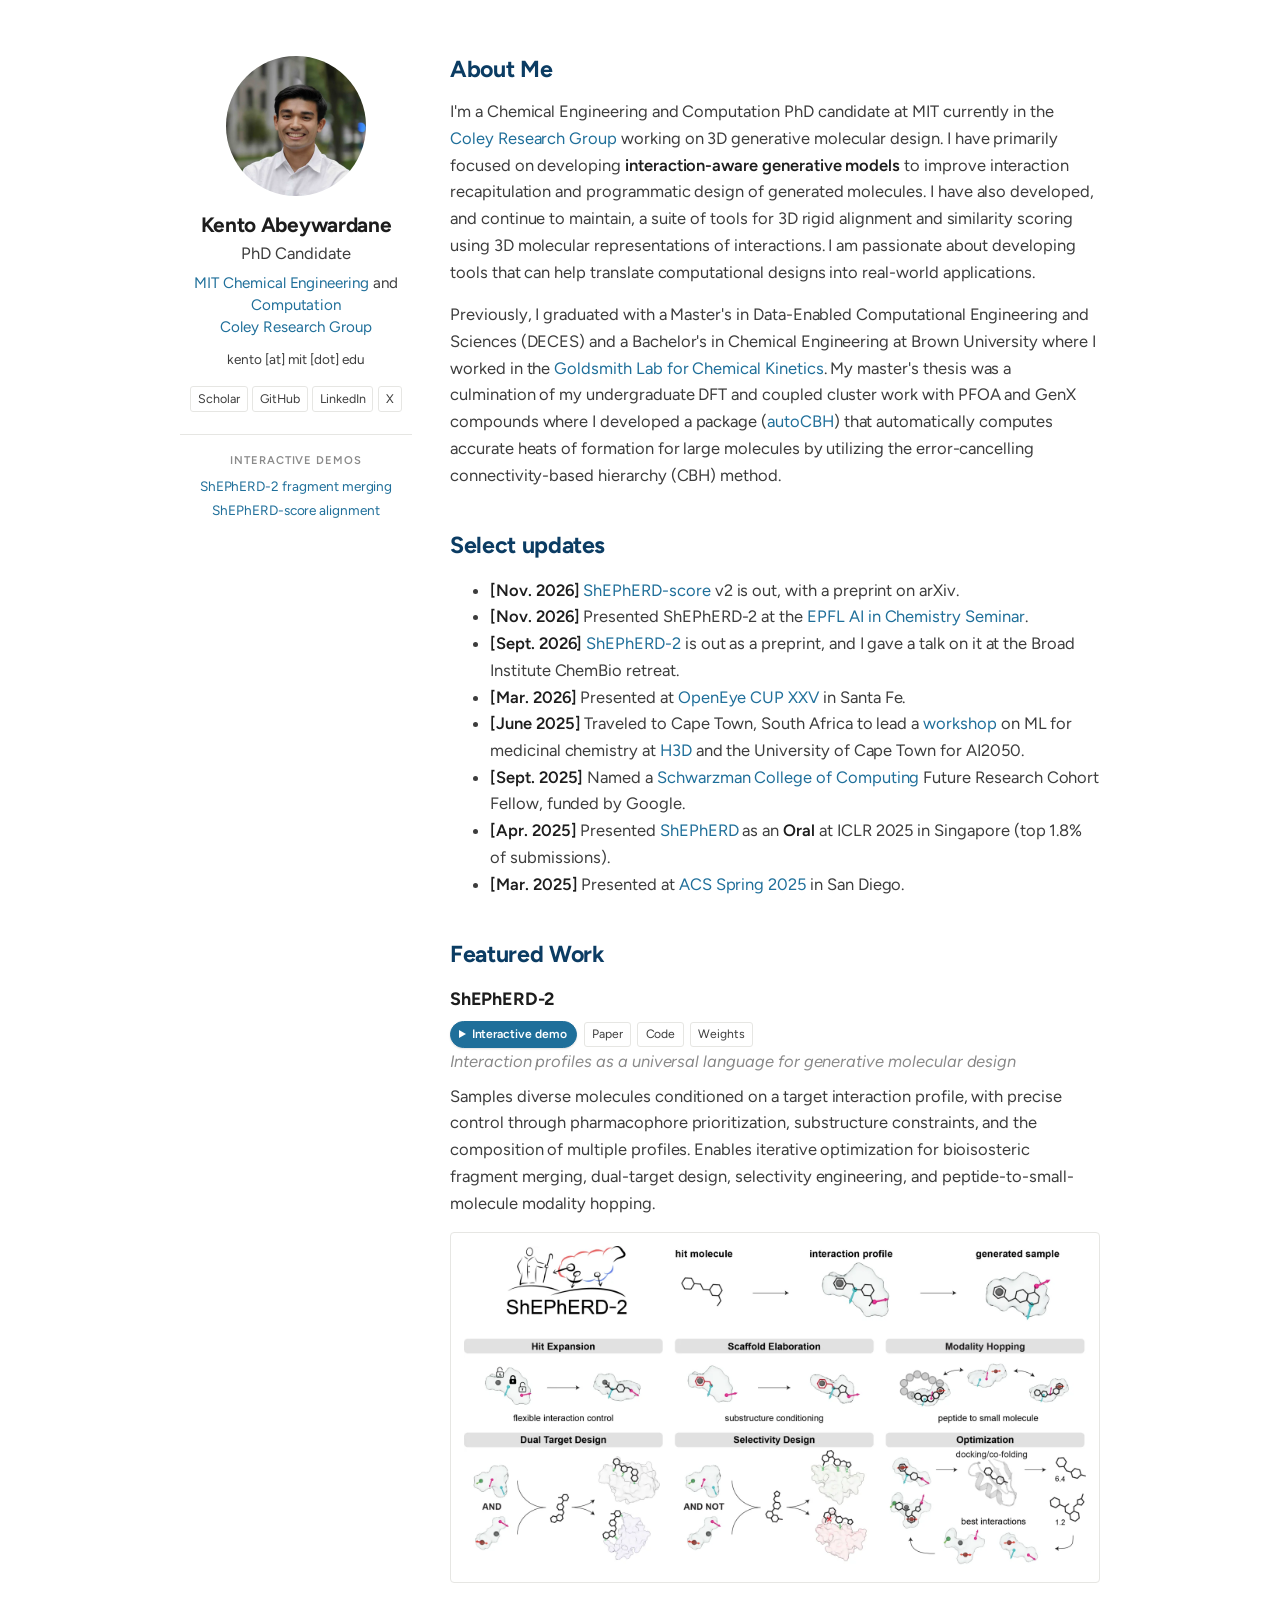
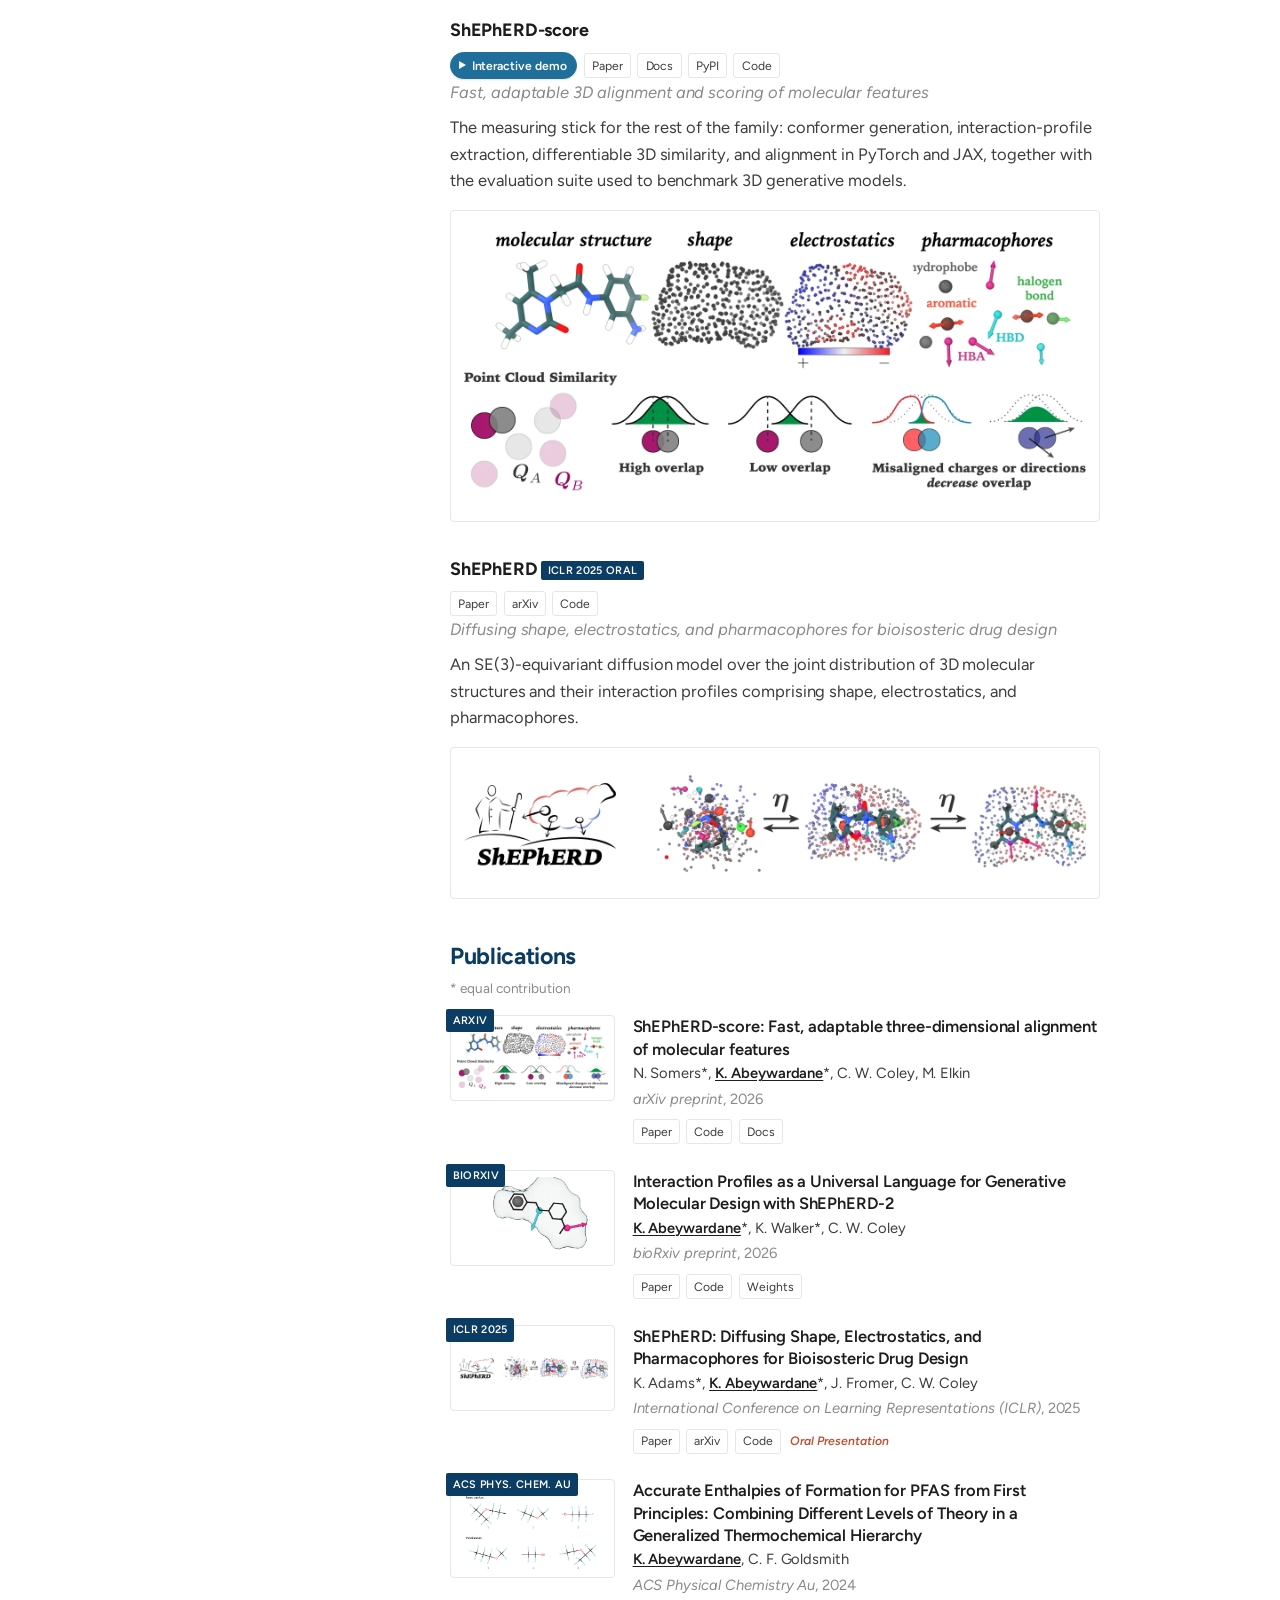
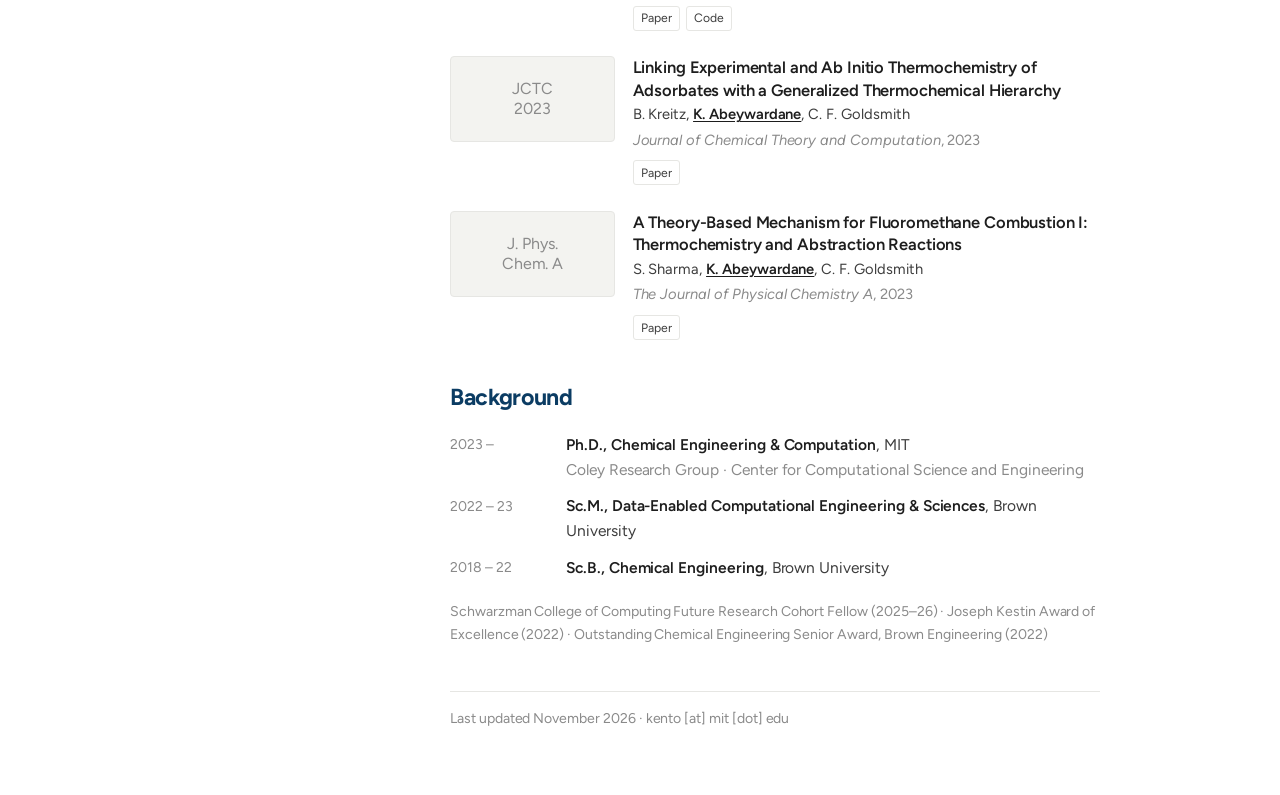
<file: index.html>
<!doctype html>
<html lang="en">
<head>
  <meta charset="utf-8">
  <meta name="viewport" content="width=device-width, initial-scale=1">
  <title>Kento Abeywardane</title>
  <meta name="description" content="Kento Abeywardane - PhD candidate at MIT building interaction-aware generative models for 3D molecular design.">
  <meta property="og:title" content="Kento Abeywardane">
  <meta property="og:description" content="Interaction-aware generative models for molecular design. PhD candidate, MIT Chemical Engineering and Computation.">
  <meta property="og:image" content="assets/img/shepherd2.webp">
  <link rel="preconnect" href="https://fonts.googleapis.com">
  <link rel="preconnect" href="https://fonts.gstatic.com" crossorigin>
  <link href="https://fonts.googleapis.com/css2?family=Figtree:ital,wght@0,400;0,500;0,600;0,700;1,400;1,500&family=Source+Serif+4:opsz,wght@8..60,400;8..60,600&display=swap" rel="stylesheet">
  <link rel="stylesheet" href="assets/css/style.css">
</head>
<body>
<div class="wrapper">

  <!-- ===================== profile column ===================== -->
  <header class="profile">
    <img class="avatar" src="assets/img/portrait.webp" alt="Kento Abeywardane" width="560" height="560">
    <h1 class="profile-name">Kento Abeywardane</h1>
    <p class="profile-role">PhD Candidate</p>
    <p class="profile-affil">
      <a href="https://cheme.mit.edu/">MIT Chemical Engineering</a> and <a href="https://computationalengineering.mit.edu/">Computation</a><br>
      <a href="https://coley.mit.edu/">Coley Research Group</a>
    </p>
    <p class="profile-mail">kento [at] mit [dot] edu</p>
    <nav class="profile-links">
      <a href="https://scholar.google.com/citations?user=9B-RPbwAAAAJ&amp;hl=en">Scholar</a>
      <a href="https://github.com/kentoabeywardane">GitHub</a>
      <a href="https://www.linkedin.com/in/kentoabeywardane/">LinkedIn</a>
      <a href="https://x.com/kabeywar">X</a>
    </nav>
    <nav class="profile-demos" aria-label="Interactive demos">
      <p class="profile-demos-title">Interactive demos</p>
      <ul>
        <li><a href="shepherd2-trajectory.html">ShEPhERD-2 fragment merging</a></li>
        <li><a href="shepherd-score-alignment.html">ShEPhERD-score alignment</a></li>
      </ul>
    </nav>
  </header>

  <!-- ===================== content column ===================== -->
  <main class="content">

    <section id="about">
      <h2>About Me</h2>
      <p>
        I'm a Chemical Engineering and Computation PhD candidate at MIT currently in the
        <a href="https://coley.mit.edu/">Coley Research Group</a> working on 3D generative molecular design.
        I have primarily focused on developing <b>interaction-aware generative models</b> to improve interaction
        recapitulation and programmatic design of generated molecules. I have also developed, and continue
        to maintain, a suite of tools for 3D rigid alignment and similarity scoring using 3D molecular
        representations of interactions. I am passionate about developing tools that can help translate
        computational designs into real-world applications.
      </p>
      <p>
        Previously, I graduated with a Master's in Data-Enabled Computational Engineering and Sciences
        (DECES) and a Bachelor's in Chemical Engineering at Brown University where I worked in the
        <a href="https://www.brown.edu/Departments/Engineering/Labs/Goldsmith/index.html">Goldsmith Lab for Chemical Kinetics</a>.
        My master's thesis was a culmination of my undergraduate DFT and coupled cluster work with PFOA
        and GenX compounds where I developed a package
        (<a href="https://github.com/kentoabeywardane/autoCBH">autoCBH</a>) that automatically computes
        accurate heats of formation for large molecules by utilizing the error-cancelling
        connectivity-based hierarchy (CBH) method.
      </p>
    </section>

    <section id="updates">
      <h2>Select updates</h2>
      <ul class="updates">
        <li><b>[Nov. 2026]</b> <a href="https://arxiv.org/abs/2611.25076">ShEPhERD-score</a> v2 is out, with a preprint on arXiv.</li>
        <li><b>[Nov. 2026]</b> Presented ShEPhERD-2 at the <a href="https://www.epfl.ch/schools/sb/research/isic/news-events/machine-learning-seminars/">EPFL AI in Chemistry Seminar</a>.</li>
        <li><b>[Sept. 2026]</b> <a href="https://doi.org/10.64898/2026.09.10.750648">ShEPhERD-2</a> is out as a preprint, and I gave a talk on it at the Broad Institute ChemBio retreat.</li>
        <li><b>[Mar. 2026]</b> Presented at <a href="https://www.eyesopen.com/cup">OpenEye CUP XXV</a> in Santa Fe.</li>
        <li><b>[June 2025]</b> Traveled to Cape Town, South Africa to lead a <a href="https://ersilia.gitbook.io/ai2050-h3d-in-house-workshop">workshop</a> on ML for medicinal chemistry at <a href="https://h3dfoundation.org/">H3D</a> and the University of Cape Town for AI2050.</li>
        <li><b>[Sept. 2025]</b> Named a <a href="https://computing.mit.edu/">Schwarzman College of Computing</a> Future Research Cohort Fellow, funded by Google.</li>
        <li><b>[Apr. 2025]</b> Presented <a href="https://openreview.net/forum?id=KSLkFYHlYg">ShEPhERD</a> as an <b>Oral</b> at ICLR 2025 in Singapore (top 1.8% of submissions).</li>
        <li><b>[Mar. 2025]</b> Presented at <a href="https://acs.digitellinc.com/live/34/session/553318">ACS Spring 2025</a> in San Diego.</li>
      </ul>
    </section>

    <section id="research">
      <h2>Featured Work</h2>
      <article class="feature" id="shepherd2">
        <h3>ShEPhERD-2</h3>
        <p class="links">
          <a class="btn btn-demo" href="shepherd2-trajectory.html">Interactive demo</a>
          <a class="btn" href="https://doi.org/10.64898/2026.09.10.750648">Paper</a>
          <a class="btn" href="https://github.com/coleygroup/shepherd2">Code</a>
          <a class="btn" href="https://huggingface.co/kabeywar/shepherd2">Weights</a>
        </p>
        <p class="feature-sub">Interaction profiles as a universal language for generative molecular design</p>
        <p>
          Samples diverse molecules conditioned on a target interaction profile, with precise control
          through pharmacophore prioritization, substructure constraints, and the composition of multiple
          profiles. Enables iterative optimization for bioisosteric fragment merging, dual-target design,
          selectivity engineering, and peptide-to-small-molecule modality hopping.
        </p>
        <figure><img src="assets/img/shepherd2.webp" alt="ShEPhERD-2" loading="lazy" width="1600" height="830"></figure>
      </article>

      <article class="feature" id="shepherd-score">
        <h3>ShEPhERD-score</h3>
        <p class="links">
          <a class="btn btn-demo" href="shepherd-score-alignment.html">Interactive demo</a>
          <a class="btn" href="https://arxiv.org/abs/2611.25076">Paper</a>
          <a class="btn" href="https://shepherd-score.readthedocs.io/">Docs</a>
          <a class="btn" href="https://pypi.org/project/shepherd-score/">PyPI</a>
          <a class="btn" href="https://github.com/coleygroup/shepherd-score">Code</a>
        </p>
        <p class="feature-sub">Fast, adaptable 3D alignment and scoring of molecular features</p>
        <p>
          The measuring stick for the rest of the family: conformer generation, interaction-profile
          extraction, differentiable 3D similarity, and alignment in PyTorch and JAX, together with the
          evaluation suite used to benchmark 3D generative models.
        </p>
        <figure><img src="assets/img/shepherd-score.webp" alt="ShEPhERD-score" loading="lazy" width="1400" height="640"></figure>
      </article>

      <article class="feature" id="shepherd">
        <h3>ShEPhERD <span class="badge">ICLR 2025 Oral</span></h3>
        <p class="links">
          <a class="btn" href="https://openreview.net/forum?id=KSLkFYHlYg">Paper</a>
          <a class="btn" href="https://arxiv.org/abs/2411.04130">arXiv</a>
          <a class="btn" href="https://github.com/coleygroup/shepherd">Code</a>
        </p>
        <p class="feature-sub">Diffusing shape, electrostatics, and pharmacophores for bioisosteric drug design</p>
        <p>
          An SE(3)-equivariant diffusion model over the joint distribution of 3D molecular structures and
          their interaction profiles comprising shape, electrostatics, and pharmacophores.
        </p>
        <figure><img src="assets/img/shepherd.webp" alt="ShEPhERD" loading="lazy" width="1400" height="280"></figure>
      </article>

    </section>

    <section id="publications">
      <h2>Publications</h2>
      <p class="note">* equal contribution</p>
      <ol class="pubs">

        <li class="pub">
          <div class="teaser">
            <img src="assets/img/shepherd-score.webp" alt="" loading="lazy">
            <span class="badge">arXiv</span>
          </div>
          <div class="pub-body">
            <p class="pub-title"><a href="https://arxiv.org/abs/2611.25076">ShEPhERD-score: Fast, adaptable three-dimensional alignment of molecular features</a></p>
            <p class="pub-authors">N. Somers*, <b><u>K. Abeywardane</u></b>*, C. W. Coley, M. Elkin</p>
            <p class="pub-venue"><i>arXiv preprint</i>, 2026</p>
            <p class="links">
              <a class="btn" href="https://arxiv.org/abs/2611.25076">Paper</a>
              <a class="btn" href="https://github.com/coleygroup/shepherd-score">Code</a>
              <a class="btn" href="https://shepherd-score.readthedocs.io/">Docs</a>
            </p>
          </div>
        </li>

        <li class="pub">
          <div class="teaser">
            <img src="assets/img/shepherd2-teaser.webp" alt="" loading="lazy">
            <span class="badge">bioRxiv</span>
          </div>
          <div class="pub-body">
            <p class="pub-title"><a href="https://doi.org/10.64898/2026.09.10.750648">Interaction Profiles as a Universal Language for Generative Molecular Design with ShEPhERD-2</a></p>
            <p class="pub-authors"><b><u>K. Abeywardane</u></b>*, K. Walker*, C. W. Coley</p>
            <p class="pub-venue"><i>bioRxiv preprint</i>, 2026</p>
            <p class="links">
              <a class="btn" href="https://doi.org/10.64898/2026.09.10.750648">Paper</a>
              <a class="btn" href="https://github.com/coleygroup/shepherd2">Code</a>
              <a class="btn" href="https://huggingface.co/kabeywar/shepherd2">Weights</a>
            </p>
          </div>
        </li>

        <li class="pub">
          <div class="teaser">
            <img src="assets/img/shepherd.webp" alt="" loading="lazy">
            <span class="badge">ICLR 2025</span>
          </div>
          <div class="pub-body">
            <p class="pub-title"><a href="https://openreview.net/forum?id=KSLkFYHlYg">ShEPhERD: Diffusing Shape, Electrostatics, and Pharmacophores for Bioisosteric Drug Design</a></p>
            <p class="pub-authors">K. Adams*, <b><u>K. Abeywardane</u></b>*, J. Fromer, C. W. Coley</p>
            <p class="pub-venue"><i>International Conference on Learning Representations (ICLR)</i>, 2025</p>
            <p class="links">
              <a class="btn" href="https://openreview.net/forum?id=KSLkFYHlYg">Paper</a>
              <a class="btn" href="https://arxiv.org/abs/2411.04130">arXiv</a>
              <a class="btn" href="https://github.com/coleygroup/shepherd">Code</a>
              <b class="oral">Oral Presentation</b>
            </p>
          </div>
        </li>

        <li class="pub">
          <div class="teaser">
            <img src="assets/img/autocbh.webp" alt="" loading="lazy">
            <span class="badge">ACS Phys. Chem. Au</span>
          </div>
          <div class="pub-body">
            <p class="pub-title"><a href="https://doi.org/10.1021/acsphyschemau.3c00056">Accurate Enthalpies of Formation for PFAS from First Principles: Combining Different Levels of Theory in a Generalized Thermochemical Hierarchy</a></p>
            <p class="pub-authors"><b><u>K. Abeywardane</u></b>, C. F. Goldsmith</p>
            <p class="pub-venue"><i>ACS Physical Chemistry Au</i>, 2024</p>
            <p class="links">
              <a class="btn" href="https://doi.org/10.1021/acsphyschemau.3c00056">Paper</a>
              <a class="btn" href="https://github.com/kentoabeywardane/autoCBH">Code</a>
            </p>
          </div>
        </li>

        <li class="pub">
          <div class="teaser teaser-text"><span>JCTC<br>2023</span></div>
          <div class="pub-body">
            <p class="pub-title"><a href="https://doi.org/10.1021/acs.jctc.3c00112">Linking Experimental and Ab Initio Thermochemistry of Adsorbates with a Generalized Thermochemical Hierarchy</a></p>
            <p class="pub-authors">B. Kreitz, <b><u>K. Abeywardane</u></b>, C. F. Goldsmith</p>
            <p class="pub-venue"><i>Journal of Chemical Theory and Computation</i>, 2023</p>
            <p class="links"><a class="btn" href="https://doi.org/10.1021/acs.jctc.3c00112">Paper</a></p>
          </div>
        </li>

        <li class="pub">
          <div class="teaser teaser-text"><span>J. Phys.<br>Chem. A</span></div>
          <div class="pub-body">
            <p class="pub-title"><a href="https://doi.org/10.1021/acs.jpca.2c06623">A Theory-Based Mechanism for Fluoromethane Combustion I: Thermochemistry and Abstraction Reactions</a></p>
            <p class="pub-authors">S. Sharma, <b><u>K. Abeywardane</u></b>, C. F. Goldsmith</p>
            <p class="pub-venue"><i>The Journal of Physical Chemistry A</i>, 2023</p>
            <p class="links"><a class="btn" href="https://doi.org/10.1021/acs.jpca.2c06623">Paper</a></p>
          </div>
        </li>
      </ol>

    </section>

    <section id="background">
      <h2>Background</h2>
      <ul class="bg-list">
        <li><span class="when">2023 &ndash;</span><span><b>Ph.D., Chemical Engineering &amp; Computation</b>, MIT<br><span class="muted">Coley Research Group &middot; Center for Computational Science and Engineering</span></span></li>
        <li><span class="when">2022 &ndash; 23</span><span><b>Sc.M., Data-Enabled Computational Engineering &amp; Sciences</b>, Brown University</span></li>
        <li><span class="when">2018 &ndash; 22</span><span><b>Sc.B., Chemical Engineering</b>, Brown University</span></li>
      </ul>
      <p class="muted small">
        Schwarzman College of Computing Future Research Cohort Fellow (2025&ndash;26) &middot;
        Joseph Kestin Award of Excellence (2022) &middot; Outstanding Chemical Engineering Senior Award, Brown
        Engineering (2022)
      </p>
    </section>

    <footer class="site-footer">
      <p class="muted small">Last updated November 2026 &middot; kento [at] mit [dot] edu</p>
    </footer>

  </main>
</div>
</body>
</html>
</file>
<file: assets/css/style.css>
/* ============ tokens ============ */
:root {
  --bg: #ffffff;
  --fg: #3d3d3d;
  --fg-strong: #1d1d1d;
  --muted: #8a8a8a;
  --accent: #0b3c63;
  --link: #1f6f9a;
  --rule: #e6e6e3;
  --tile: #f3f3f0;
  --figure-bg: #ffffff;
  /* Swap --serif for a different face to restyle the whole page.
     Friendly alternatives: "DM Sans", "Karla", "Nunito Sans", "Work Sans". */
  --serif: Figtree, -apple-system, BlinkMacSystemFont, "Segoe UI", Arial, sans-serif;
  --sans: Figtree, -apple-system, BlinkMacSystemFont, "Segoe UI", Arial, sans-serif;
}
@media (prefers-color-scheme: dark) {
  :root:not([data-theme="light"]) {
    --bg: #1b1c20;
    --fg: #c9cacd;
    --fg-strong: #ecedef;
    --muted: #8d8f95;
    --accent: #7fc2e8;
    --link: #6fb6df;
    --rule: #32343a;
    --tile: #26282e;
    --figure-bg: #f4f4f2;
  }
}
:root[data-theme="dark"] {
  --bg: #1b1c20; --fg: #c9cacd; --fg-strong: #ecedef; --muted: #8d8f95;
  --accent: #7fc2e8; --link: #6fb6df; --rule: #32343a; --tile: #26282e; --figure-bg: #f4f4f2;
}

/* ============ base ============ */
* { box-sizing: border-box; }
html { scroll-behavior: smooth; }
body {
  margin: 0;
  background: var(--bg);
  color: var(--fg);
  font-family: var(--serif);
  font-size: 16.5px;
  line-height: 1.62;
  letter-spacing: -0.003em;
  -webkit-font-smoothing: antialiased;
}
p { margin: 0 0 1rem; }
em { font-style: italic; }
b, strong { color: var(--fg-strong); font-weight: 600; }
u { text-decoration-thickness: 1px; text-underline-offset: 2px; }
img { max-width: 100%; height: auto; display: block; }
a { color: var(--link); text-decoration: none; }
a:hover { text-decoration: underline; }

h2 {
  font-family: var(--serif);
  color: var(--accent);
  font-size: 1.45rem; font-weight: 700; line-height: 1.2; letter-spacing: -0.015em;
  margin: 0 0 .9rem;
}
h3 { font-family: var(--serif); color: var(--fg-strong); font-size: 1.12rem; font-weight: 700; letter-spacing: -0.01em; margin: 0 0 .15rem; }
h3.sub { color: var(--accent); font-size: 1.1rem; margin: 2rem 0 .75rem; }
.muted { color: var(--muted); }
.small { font-size: .88rem; }
.note { color: var(--muted); font-size: .85rem; margin-top: -.5rem; }
.lede { color: var(--muted); margin-bottom: 1.5rem; }

/* ============ two-column shell ============ */
.wrapper { width: 960px; max-width: 100%; margin: 0 auto; padding: 0 20px; }
.profile {
  width: 232px; float: left; position: fixed;
  padding-top: 3.5rem; text-align: center;
}
.content {
  width: 650px; max-width: 100%; float: right;
  padding-top: 3.5rem; padding-bottom: 4rem;
}
.content section { margin-bottom: 2.75rem; }

/* ============ profile card ============ */
.avatar { width: 140px; height: 140px; border-radius: 50%; margin: 0 auto 1rem; object-fit: cover; }
.monogram {
  display: flex; align-items: center; justify-content: center;
  background: var(--tile); color: var(--accent);
  font-family: var(--serif); font-size: 2.5rem; font-weight: 600; letter-spacing: .01em;
}
.profile-name { font-family: var(--serif); font-size: 1.3rem; font-weight: 700; letter-spacing: -0.015em; color: var(--fg-strong); margin: 0 0 .1rem; line-height: 1.25; }
.profile-role { margin: 0 0 .35rem; }
.profile-affil { font-size: .95rem; margin: 0 0 .6rem; line-height: 1.45; }
.profile-mail { font-family: var(--sans); font-size: .85rem; margin: 0 0 1rem; }
.profile-links { display: flex; flex-wrap: wrap; justify-content: center; gap: .3rem; font-family: var(--sans); font-size: .78rem; }
.profile-links a {
  border: 1px solid var(--rule); border-radius: 3px; padding: .12rem .42rem; color: var(--fg);
}
.profile-links a:hover { color: var(--accent); border-color: var(--accent); text-decoration: none; }

/* ============ news ============ */
.news { list-style: none; padding: 0; margin: 0; }
.news li { padding: .3rem 0; font-size: .97rem; }
.news li > b:first-child { font-family: var(--sans); font-size: .82rem; letter-spacing: .01em; color: var(--muted); font-weight: 600; margin-right: .2rem; }

/* ============ featured work ============ */
.feature { margin: 0 0 2rem; }
.feature figure {
  margin: 0 0 .9rem; background: var(--figure-bg);
  border: 1px solid var(--rule); border-radius: 4px; padding: .8rem;
}
.feature-sub { font-style: italic; color: var(--muted); margin-bottom: .5rem; }

/* ============ badges + buttons ============ */
.badge {
  font-family: var(--sans); font-size: .68rem; font-weight: 600; letter-spacing: .03em;
  text-transform: uppercase; color: #fff; background: var(--accent);
  border-radius: 2px; padding: .18rem .4rem; vertical-align: middle; white-space: nowrap;
}
.links { display: flex; flex-wrap: wrap; align-items: center; gap: .4rem; margin: .5rem 0 0; }
.btn {
  font-family: var(--sans); font-size: .76rem; color: var(--fg);
  border: 1px solid var(--rule); border-radius: 3px; padding: .1rem .45rem;
}
.btn:hover { color: var(--accent); border-color: var(--accent); text-decoration: none; }
.oral { font-family: var(--sans); font-size: .76rem; font-style: italic; color: #c0502f; margin-left: .2rem; }
@media (prefers-color-scheme: dark) { .oral { color: #e38b6d; } }

/* ============ publications ============ */
.pubs { list-style: none; padding: 0; margin: 0; }
.pub { display: grid; grid-template-columns: 165px 1fr; gap: 1.1rem; margin-bottom: 1.6rem; align-items: start; }
.teaser { position: relative; background: var(--figure-bg); border: 1px solid var(--rule); border-radius: 4px; padding: .4rem; min-height: 86px; display: flex; align-items: center; justify-content: center; }
.teaser img { max-height: 84px; width: auto; object-fit: contain; }
.teaser .badge { position: absolute; top: -.45rem; left: -.3rem; }
.teaser-text { background: var(--tile); font-family: var(--serif); color: var(--muted); font-size: 1rem; text-align: center; line-height: 1.25; }
.pub-title { font-weight: 600; letter-spacing: -0.008em; color: var(--fg-strong); margin: 0 0 .15rem; line-height: 1.35; }
.pub-title a { color: inherit; }
.pub-title a:hover { color: var(--link); text-decoration: none; }
.pub-authors { font-size: .92rem; margin: 0 0 .1rem; }
.pub-venue { font-size: .92rem; color: var(--muted); margin: 0; }

/* ============ projects ============ */
.projects { list-style: none; padding: 0; margin: 0; }
.projects li { padding: .7rem 0; border-top: 1px solid var(--rule); }
.projects li:first-child { border-top: 0; padding-top: 0; }
.proj-title { font-weight: 600; color: var(--fg-strong); margin: 0 0 .1rem; }
.projects p:last-child { margin: 0; font-size: .95rem; color: var(--muted); }

/* ============ background ============ */
.bg-list { list-style: none; padding: 0; margin: 0 0 1rem; }
.bg-list li { display: grid; grid-template-columns: 6.5rem 1fr; gap: .75rem; padding: .35rem 0; font-size: .97rem; }
.when { color: var(--muted); font-size: .88rem; font-family: var(--sans); padding-top: .15rem; }

.site-footer { border-top: 1px solid var(--rule); padding-top: 1rem; }
.site-footer p { margin: 0; }

/* ============ responsive ============ */
@media screen and (max-width: 960px) {
  .wrapper { width: auto; }
  .profile, .content { float: none; position: static; width: auto; }
  .profile { padding-top: 2.5rem; padding-bottom: 1.5rem; border-bottom: 1px solid var(--rule); }
  .content { padding-top: 2rem; }
}
@media screen and (max-width: 560px) {
  body { font-size: 16px; }
  .pub { grid-template-columns: 1fr; gap: .6rem; }
  .teaser { max-width: 220px; }
  .bg-list li { grid-template-columns: 1fr; gap: 0; }
}
@media (prefers-reduced-motion: reduce) { html { scroll-behavior: auto; } * { transition: none !important; animation: none !important; } }

/* ============ trajectory viewer ============ */
.tv {
  position: relative;
  width: 100%;
  border: 1px solid var(--rule);
  border-radius: 6px;
  background:
    radial-gradient(120% 100% at 50% 0%, rgba(127,194,232,.10), transparent 62%),
    var(--tile);
  overflow: hidden;
  margin: 1.4rem 0 .6rem;
}
.tv:focus-visible { outline: 2px solid var(--link); outline-offset: 2px; }
.tv-stage { position: relative; width: 100%; aspect-ratio: 4 / 3; max-height: 520px; }
.tv-canvas { display: block; width: 100%; height: 100%; touch-action: none; cursor: grab; }
.tv-canvas:active { cursor: grabbing; }

.tv-hint {
  position: absolute; left: .75rem; top: .6rem;
  font-size: .72rem; color: var(--muted); pointer-events: none;
  letter-spacing: .01em;
}
.tv-fallback {
  padding: 2.5rem 1.2rem; text-align: center; color: var(--muted); font-size: .9rem;
  line-height: 1.7; max-width: 34rem; margin: 0 auto;
}
.tv-fallback code {
  font-size: .85em; padding: .1em .35em; border-radius: 3px;
  background: rgba(0, 0, 0, .05);
}

.tv-ui {
  border-top: 1px solid var(--rule);
  padding: .6rem .7rem .7rem;
  display: flex; flex-direction: column; gap: .5rem;
  background: var(--bg);
}
.tv-row { display: flex; align-items: center; gap: .6rem; flex-wrap: wrap; }
.tv-transport { gap: .7rem; }

.tv-btn {
  font: inherit; font-size: .8rem; font-weight: 500;
  color: var(--fg-strong); background: var(--bg);
  border: 1px solid var(--rule); border-radius: 999px;
  padding: .22rem .72rem; cursor: pointer; line-height: 1.5;
  display: inline-flex; align-items: center; gap: .38rem;
}
.tv-btn:hover { border-color: var(--link); color: var(--link); }
.tv-ico-play {
  width: 0; height: 0; border-style: solid;
  border-width: 4.5px 0 4.5px 7.5px; border-color: transparent transparent transparent currentColor;
}
.tv-play.is-playing .tv-ico-play {
  width: 7px; height: 9px; border: none;
  border-left: 2.5px solid currentColor; border-right: 2.5px solid currentColor;
}
.tv-play { min-width: 5.5rem; justify-content: center; }

.tv-slider { flex: 1 1 10rem; min-width: 8rem; accent-color: var(--link); cursor: pointer; }
.tv-step {
  font-size: .74rem; color: var(--muted);
  font-variant-numeric: tabular-nums; white-space: nowrap;
}
.tv-toggles { font-size: .78rem; color: var(--fg); gap: .85rem; }
.tv-toggles label { display: inline-flex; align-items: center; gap: .3rem; cursor: pointer; }
.tv-toggles input[type="checkbox"] { accent-color: var(--link); margin: 0; }
.tv-speed {
  font: inherit; font-size: .76rem; color: var(--fg);
  background: var(--bg); border: 1px solid var(--rule); border-radius: 4px;
  padding: .1rem .25rem;
}

.tv-legend {
  list-style: none; margin: .9rem 0 0; padding: 0;
  display: flex; flex-wrap: wrap; gap: .35rem .95rem;
  font-size: .78rem; color: var(--fg);
}
.tv-legend li { display: inline-flex; align-items: center; gap: .36rem; }
.tv-legend .sw {
  width: .68rem; height: .68rem; border-radius: 50%;
  box-shadow: inset 0 0 0 1px rgba(0,0,0,.18); flex: none;
}
.tv-legend .sw-grad {
  width: 2.6rem; height: .5rem; border-radius: 999px;
  background: linear-gradient(90deg, #d62b24, #e0e0dc, #1c61d9);
}

/* post pages */
.post-meta { color: var(--muted); font-size: .84rem; margin: -.35rem 0 1.1rem; }
.post-back { font-size: .82rem; }
.caption { font-size: .8rem; color: var(--muted); margin: .35rem 0 1.4rem; }

@media (max-width: 560px) {
  .tv-stage { aspect-ratio: 1 / 1; }
  .tv-toggles { gap: .55rem .75rem; font-size: .74rem; }
}

/* trajectory picker */
.tv-tabs { display: flex; flex-wrap: wrap; gap: .4rem; margin: 1.5rem 0 .55rem; }
.tv-tab {
  font: inherit; font-size: .78rem; font-weight: 500;
  color: var(--fg); background: var(--bg);
  border: 1px solid var(--rule); border-radius: 999px;
  padding: .2rem .72rem; cursor: pointer; line-height: 1.55;
}
.tv-tab:hover { border-color: var(--link); color: var(--link); }
.tv-tab[aria-current="true"] {
  background: var(--fg-strong); border-color: var(--fg-strong); color: var(--bg);
}
.tv-note { font-size: .82rem; color: var(--muted); margin: 0 0 .1rem; min-height: 1.3em; }
.tv-tabs + .tv-note + .tv { margin-top: .9rem; }
.btn-lead { border-color: var(--link); color: var(--link); font-weight: 500; }

/* ============ ligand evolution viewer ============
   A six-stage timeline where two of the stages are animations.  Those two
   carry a slider that lives as a thumbnail progress bar while the stage is
   closed and widens into a usable control when it opens, so the whole story
   stays on one line and the stage you are actually in gets the room. */
.evo-ui {
  border-top: 1px solid var(--rule);
  padding: .65rem .7rem .7rem;
  display: flex; flex-direction: column; gap: .55rem;
  background: var(--bg);
}
.evo-timeline {
  list-style: none; margin: 0; padding: 0;
  display: flex; flex-wrap: wrap; align-items: center; gap: .3rem;
}
.evo-stage {
  /* flex: none so a tight row wraps the next chip away instead of squeezing
     this one; max-width keeps that from pushing the page wider than the
     screen, and the track inside absorbs the squeeze when it has to */
  display: flex; align-items: center; flex: none; max-width: 100%;
  border: 1px solid var(--rule); border-radius: 999px;
  background: var(--bg);
  transition: border-color .2s, background .2s;
}
.evo-stage:hover { border-color: var(--link); }
.evo-stage.is-active { border-color: var(--fg-strong); background: var(--fg-strong); }

.evo-chip {
  font: inherit; font-size: .76rem; font-weight: 500;
  color: var(--fg); background: none; border: 0; border-radius: 999px;
  padding: .24rem .62rem; cursor: pointer; line-height: 1.5;
  display: inline-flex; align-items: center; gap: .4rem; white-space: nowrap;
}
.evo-stage.is-active .evo-chip { color: var(--bg); }
.evo-num {
  display: inline-flex; align-items: center; justify-content: center;
  width: 1.15rem; height: 1.15rem; border-radius: 50%; flex: none;
  font-size: .66rem; font-weight: 600;
  background: var(--tile); color: var(--fg-strong);
}
.evo-stage.is-active .evo-num { background: var(--bg); color: var(--fg-strong); }

/* the transport that grows out of an animation stage */
.evo-track {
  position: relative; display: flex; align-items: center; gap: .4rem;
  /* shrinkable, with min-width 0: when the row is tight the slider gives up
     space instead of the track clipping the frame counter off its right end */
  width: 2.7rem; flex: 0 1 auto; min-width: 0; overflow: hidden;
  padding-right: .35rem;
  transition: width .42s cubic-bezier(.4, 0, .2, 1);
}
.evo-stage.is-active .evo-track { width: min(21rem, 52vw); }
.evo-mini {
  position: absolute; left: .1rem; right: .45rem; top: 50%;
  height: 4px; margin-top: -2px; border-radius: 999px;
  background: var(--rule); transition: opacity .2s;
}
.evo-mini i {
  display: block; height: 100%; width: var(--p, 0%);
  border-radius: 999px; background: var(--link);
}
.evo-stage.is-active .evo-mini { opacity: 0; }

.evo-play, .evo-slider, .evo-step {
  opacity: 0; pointer-events: none; transition: opacity .22s .1s;
}
.evo-stage.is-active .evo-play,
.evo-stage.is-active .evo-slider,
.evo-stage.is-active .evo-step { opacity: 1; pointer-events: auto; }

.evo-play {
  flex: none; width: 1.5rem; height: 1.5rem; padding: 0;
  display: inline-flex; align-items: center; justify-content: center;
  border: 0; border-radius: 50%; cursor: pointer;
  background: var(--bg); color: var(--fg-strong);
}
.evo-ico {
  width: 0; height: 0; border-style: solid; margin-left: 2px;
  border-width: 4.5px 0 4.5px 7.5px;
  border-color: transparent transparent transparent currentColor;
}
.evo-stage.is-playing .evo-ico {
  width: 7px; height: 9px; border: none; margin-left: 0;
  border-left: 2.5px solid currentColor; border-right: 2.5px solid currentColor;
}
.evo-slider {
  flex: 1 1 4rem; min-width: 2rem; margin: 0;
  /* the track itself stays thin; the taller element is there to be grabbed */
  height: 1.5rem; accent-color: var(--link); cursor: pointer;
}
.evo-stage.is-active .evo-slider { accent-color: var(--bg); }
.evo-step {
  flex: none; font-size: .7rem; color: var(--muted); white-space: nowrap;
  font-variant-numeric: tabular-nums;
}
.evo-stage.is-active .evo-step { color: var(--bg); opacity: .85; }

.evo-note {
  font-size: .8rem; color: var(--muted); margin: 0;
  line-height: 1.6; min-height: 2.6em;
}
.evo-controls {
  display: flex; align-items: center; flex-wrap: wrap; gap: .85rem;
  font-size: .78rem; color: var(--fg);
  border-top: 1px solid var(--rule); padding-top: .55rem;
}
.evo-controls label { display: inline-flex; align-items: center; gap: .3rem; cursor: pointer; }
.evo-controls input[type="checkbox"] { accent-color: var(--link); margin: 0; }
/* a control with nothing to act on, on this stage: still there, visibly inert */
.evo-controls label.is-off { color: var(--muted); cursor: default; opacity: .55; }
.evo-speed {
  font: inherit; font-size: .76rem; color: var(--fg);
  background: var(--bg); border: 1px solid var(--rule); border-radius: 4px;
  padding: .1rem .25rem;
}
.evo-btn {
  font: inherit; font-size: .78rem; font-weight: 500;
  color: var(--fg-strong); background: var(--bg);
  border: 1px solid var(--rule); border-radius: 999px;
  padding: .18rem .7rem; cursor: pointer; line-height: 1.5;
}
.evo-btn:hover { border-color: var(--link); color: var(--link); }

@media (max-width: 640px) {
  /* names would wrap the timeline onto four lines; the open stage keeps its
     label and the rest fall back to their numbers */
  .evo-stage:not(.is-active) .evo-name { display: none; }
  .evo-chip { padding: .24rem .4rem; }
  .evo-stage.is-active .evo-track { width: min(16rem, 58vw); }
  .evo-controls { gap: .55rem .75rem; font-size: .74rem; }
}

.stage-list { padding-left: 1.2rem; margin: .9rem 0 1.4rem; }
.stage-list li { margin: 0 0 .55rem; line-height: 1.72; }

/* ============ "Interactive demo" call-to-action ============
   Filled in the link colour with a play glyph, so it reads as the thing to
   click among the plain outlined Paper / Code / Weights buttons. */
.btn-demo {
  display: inline-flex; align-items: center; gap: .35rem;
  background: var(--link); border-color: var(--link); color: var(--bg);
  font-weight: 600; padding: .18rem .6rem .18rem .5rem; border-radius: 999px;
  box-shadow: 0 1px 2px rgba(0, 0, 0, .12);
  transition: transform .15s ease, box-shadow .15s ease, background .15s ease;
}
.btn-demo::before {
  content: ""; width: 0; height: 0; border-style: solid;
  border-width: .3rem 0 .3rem .48rem;
  border-color: transparent transparent transparent currentColor;
}
.btn-demo:hover {
  background: var(--accent); border-color: var(--accent); color: var(--bg);
  transform: translateY(-1px); box-shadow: 0 3px 8px rgba(0, 0, 0, .18);
}
.btn-demo:focus-visible { outline: 2px solid var(--link); outline-offset: 2px; }
@media (prefers-reduced-motion: reduce) { .btn-demo, .btn-demo:hover { transition: none; transform: none; } }

/* A new section heading straight after a viewer (or its legend) needs room,
   so the next topic doesn't read as a caption for the pane above it. */
.tv + h3, .tv-legend + h3 { margin-top: 2.6rem; }

/* ============ sidebar demo quick links ============ */
.profile-demos { margin-top: 1.4rem; padding-top: 1rem; border-top: 1px solid var(--rule); font-family: var(--sans); }
.profile-demos-title { font-size: .7rem; font-weight: 600; letter-spacing: .08em; text-transform: uppercase; color: var(--muted); margin: 0 0 .5rem; }
.profile-demos ul { list-style: none; padding: 0; margin: 0; }
.profile-demos li { margin: 0 0 .35rem; font-size: .85rem; line-height: 1.35; }
.profile-demos a[aria-current="page"] { color: var(--accent); font-weight: 600; }
@media screen and (max-width: 960px) {
  .profile-demos { max-width: 320px; margin-left: auto; margin-right: auto; }
}
</file>
